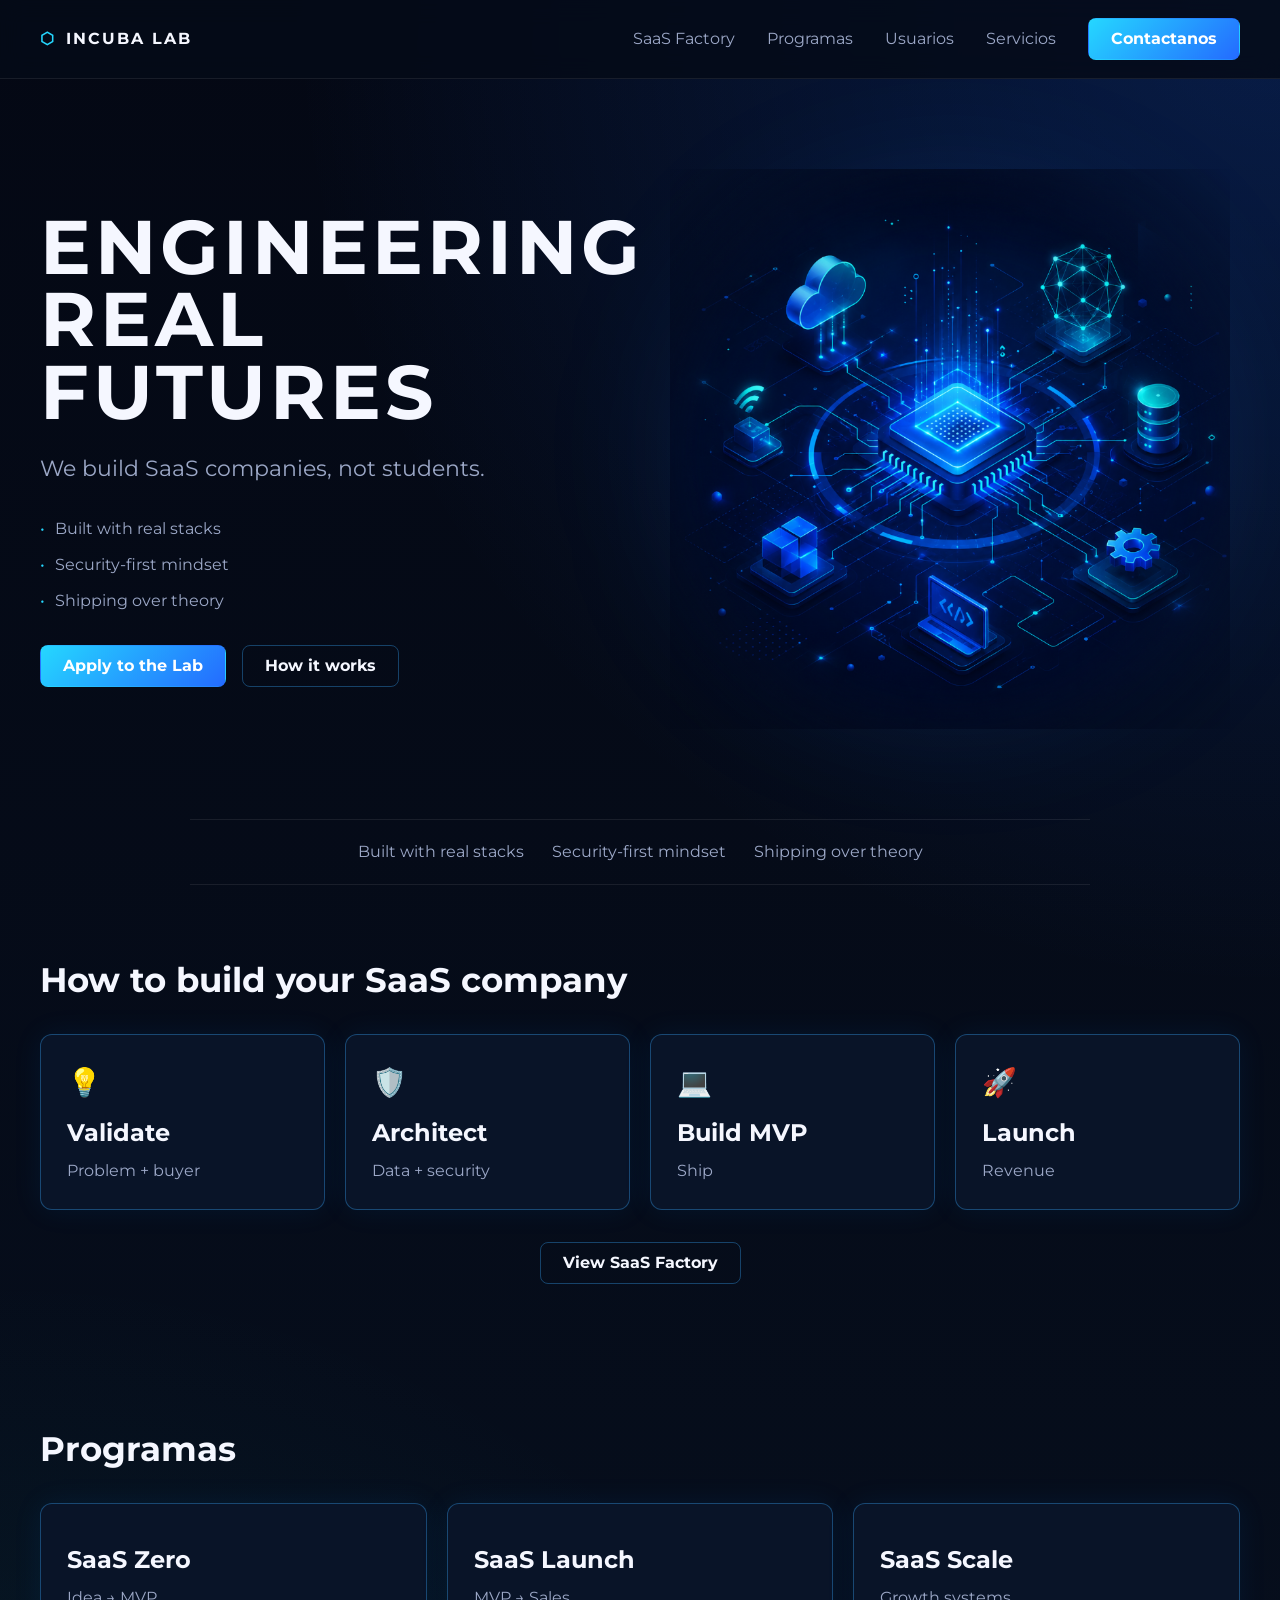
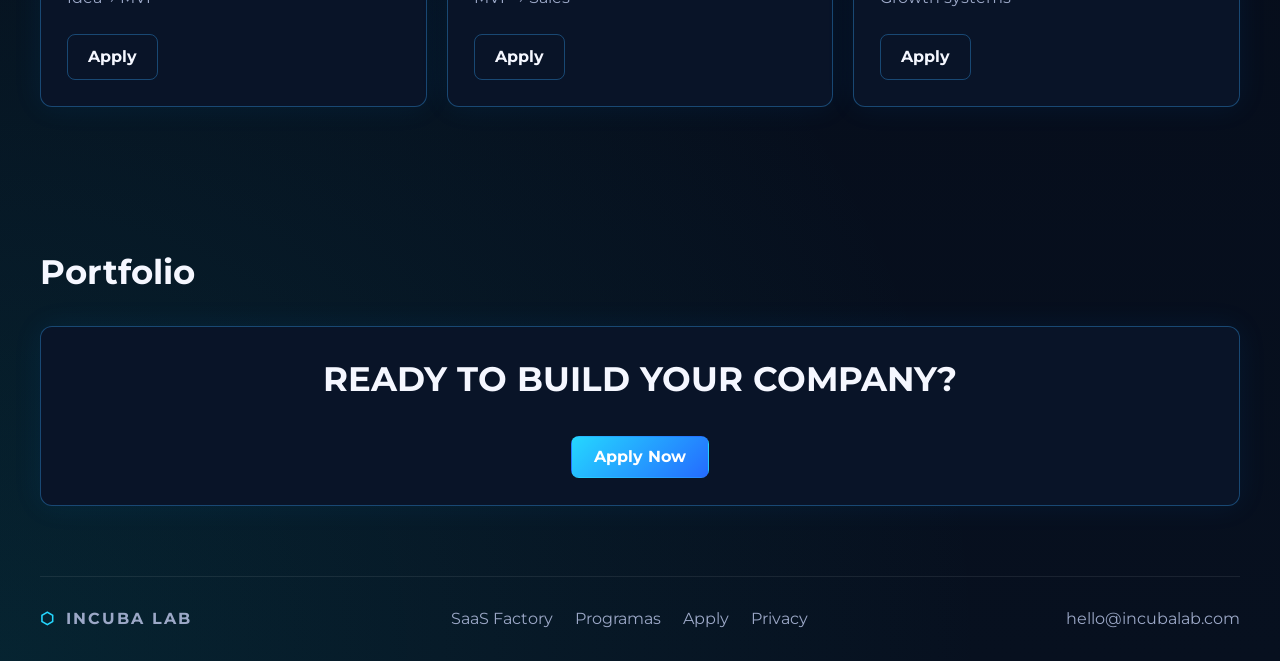
<file: index.html>
<!DOCTYPE html>
<html lang="es">
    <head>
        <meta charset="UTF-8">
        <meta name="viewport"content="width=device-width, initial-scale=1.0">
        <link rel="stylesheet" href="css/fonts.css">
        <link rel="stylesheet" href="css/general.css">
        <link rel="stylesheet" href="css/home.css">
        <link rel="icon" type="image/png" href="assets/favicon.png">
        <script src="js/main.js" defer></script>
        <title>IncubaLab | Innovación tecnológica</title>
    </head>
    <body>
        <header class="header">
            <nav class="navbar">
                <a href="#" class="logo">
                    <span class="logo-icon">⬡</span> INCUBA LAB
                </a>
                    <button class="menu-btn" id="menuBtn">☰</button>
                        <ul class="nav-links" id="navLinks">
                            <li><a href="#factory">SaaS Factory</a></li>
                            <li><a href="#programs">Programas</a></li>
                            <li><a href="sessions.html">Usuarios</a></li>
                            <li><a href="services.html">Servicios</a></li>
                            <li><a href="contact.html" class="nav-cta">Contactanos</a></li>
                        </ul>
            </nav>
        </header>
        <main>
            <section class="hero">
                <div class="hero-content">
                    <h1>Engineering<br>Real Futures</h1>
                    <p>We build SaaS companies, not students.</p>
                    <ul class="hero-list">
                        <li>Built with real stacks</li>
                        <li>Security-first mindset</li>
                        <li>Shipping over theory</li>
                    </ul>
                    <div class="hero-buttons">
                        <a href="#apply" class="btn primary">Apply to the Lab</a>
                        <a href="#factory" class="btn secondary">How it works</a>
                    </div>
                </div>
                <div class="hero-graphic">
                    <img src="assets/Imagen1.png">
                </div>            
            </section>
            <section class="ticker">
                <span>Built with real stacks</span>
                <span>Security-first mindset</span>
                <span>Shipping over theory</span>
            </section>
            <section class="home-section" id="factory">
                <h2>How to build your SaaS company</h2>
                    <div class="steps-grid">
                        <article class="card">
                            <span class="card-icon">💡</span>
                                <h3>Validate</h3>
                                    <p>Problem + buyer</p>
                        </article>
                        <article class="card">
                            <span class="card-icon">🛡️</span>
                                <h3>Architect</h3>
                                    <p>Data + security</p>
                        </article>
                        <article class="card">
                            <span class="card-icon">💻</span>
                                <h3>Build MVP</h3>
                                    <p>Ship</p>
                        </article>
                        <article class="card">
                            <span class="card-icon">🚀</span>
                                <h3>Launch</h3>
                                    <p>Revenue</p>
                        </article>
                    </div>
                    <div class="center">
                        <a href="#factory" class="btn secondary">View SaaS Factory</a>
                    </div>
            </section>
            <section class="home-section" id="programs">
                <h2>Programas</h2>
                    <div class="program-grid">
                        <article class="program-card">
                            <h3>SaaS Zero</h3>
                                <p>Idea → MVP</p>
                                    <a href="#apply" class="small-btn">Apply</a>
                        </article>
                        <article class="program-card">
                            <h3>SaaS Launch</h3>
                                <p>MVP → Sales</p>
                                    <a href="#apply" class="small-btn">Apply</a>
                        </article>
                        <article class="program-card">
                            <h3>SaaS Scale</h3>
                                <p>Growth systems</p>
                                    <a href="#apply" class="small-btn">Apply</a>
                        </article>
                    </div>
            </section>
            <section class="home-section" id="portfolio">
                <h2>Portfolio</h2>
                    <div class="cta-banner">
                        <h2>Ready to build your company?</h2>
                            <a href="#apply" class="btn primary">Apply Now</a>
                    </div>
            </section>
        </main>
        <footer class="footer">
            <a href="#" class="logo">
            <span class="logo-icon">⬡</span>
                INCUBA LAB
            </a>
            <ul class="footer-links">
                <li><a href="#factory">SaaS Factory</a></li>
                <li><a href="#programs">Programas</a></li>
                <li><a href="#apply">Apply</a></li>
                <li><a href="#">Privacy</a></li>
            </ul>
            <p>hello@incubalab.com</p>
        </footer>
    </body>
</html>
</file>
<file: css/fonts.css>
@font-face {
  font-family: "Montserrat";
  src: url("../assets/fonts/Montserrat-VariableFont_wght.ttf") format("truetype");
  font-weight: 100 900;
  font-style: normal;
  font-display: swap;
}
</file>
<file: css/general.css>
/* === VARIABLES GLOBALES === */

:root {
    /* Colors */
    --bg: #050b18;
    --surface: #091428;
    --primary: #1aa7ff;
    --secondary: #25d7ff;
    --text: #f5f7ff;
    --muted: #9ca8c7;
    --border: rgba(55, 170, 255, 0.35);
    --border-soft: rgba(255, 255, 255, 0.08);
    /* Layout */
    --container-width: 1200px;
    --page-padding: 24px;
    --section-spacing: 6rem;
    /* Design */
    --radius-sm: 8px;
    --radius-md: 12px;
    --transition: 0.25s ease;
    /* Typography */
    --font-primary: "Montserrat", Arial, sans-serif;
}

/* === RESET === */

*,
*::before,
*::after {
    box-sizing: border-box;
    margin: 0;
    padding: 0;
}

html {
    scroll-behavior: smooth;
}

body {
    min-height: 100vh;
    width: 100%;
    font-family: var(--font-primary);
    font-weight: 400;
    line-height: 1.5;
    background:
        radial-gradient(
            circle at top right,
            rgba(21, 101, 255, 0.22),
            transparent 38%
        ),
        radial-gradient(
            circle at bottom left,
            rgba(0, 179, 179, 0.12),
            transparent 38%
        ),
        linear-gradient(180deg, #040814, #07101f);
    color: var(--text);
}

img {
    display: block;
    max-width: 100%;
    height: auto;
}

a {
    color: inherit;
    text-decoration: none;
}

ul,
ol {
    list-style: none;
}

button,
input,
textarea,
select {
    font: inherit;
}

button {
    cursor: pointer;
}

strong {
    font-weight: 600;
}

/* === ACCESIBILIDAD === */

a:focus-visible,
button:focus-visible,
input:focus-visible,
textarea:focus-visible,
select:focus-visible {
    outline: 2px solid var(--secondary);
    outline-offset: 4px;
}

/* === UTILIDADES DE LAYOUT === */

.container {
    width: min(
        calc(100% - (var(--page-padding) * 2)),
        var(--container-width)
    );
    margin-inline: auto;
}

.section {
    padding-block: var(--section-spacing);
}

/* === HEADER === */

.header {
    position: sticky;
    top: 0;
    z-index: 100;
    background: rgba(5, 11, 24, 0.85);
    border-bottom: 1px solid var(--border-soft);
    backdrop-filter: blur(12px);
    -webkit-backdrop-filter: blur(12px);
}

/* === NAVBAR === */

.navbar {
    width: min(
        calc(100% - (var(--page-padding) * 2)),
        var(--container-width)
    );
    margin-inline: auto;
    padding-block: 18px;
    display: flex;
    align-items: center;
    justify-content: space-between;
    gap: 32px;
}

.logo {
    display: inline-flex;
    align-items: center;
    gap: 10px;
    font-weight: 700;
    letter-spacing: 2px;
}

.logo-icon {
    color: var(--secondary);
}

.nav-links {
    display: flex;
    align-items: center;
    gap: 32px;
    color: var(--muted);
}

.nav-links a {
    transition: color var(--transition);
}

.nav-links a:hover {
    color: var(--text);
}

/* === BOTONES COMPARTIDOS === */

.btn,
.nav-cta {
    display: inline-flex;
    align-items: center;
    justify-content: center;
    padding: 12px 22px;
    border: 1px solid transparent;
    border-radius: var(--radius-sm);
    font-weight: 700;
    line-height: 1;
    transition:
        transform var(--transition),
        background-color var(--transition),
        border-color var(--transition),
        color var(--transition);
}

.btn:hover,
.nav-cta:hover {
    transform: translateY(-2px);
}

.btn.primary,
.nav-cta {
    background: linear-gradient(
        135deg,
        var(--secondary),
        #246bff
    );
    color: #ffffff;
}

.btn.primary:hover,
.nav-cta:hover {
    filter: brightness(1.08);
}

.btn.secondary {
    background: transparent;
    border-color: var(--border);
    color: var(--text);
}

.btn.secondary:hover {
    background: rgba(26, 167, 255, 0.1);
    border-color: var(--primary);
}

/* === BOTÓN DEL MENÚ MÓVIL === */

.menu-btn {
    display: none;
    padding: 4px;
    background: none;
    border: none;
    color: var(--text);
    font-size: 28px;
}

/* === FOOTER === */

.footer {
    width: min(
        calc(100% - (var(--page-padding) * 2)),
        var(--container-width)
    );
    margin-inline: auto;
    padding-block: 30px;
    display: flex;
    align-items: center;
    justify-content: space-between;
    gap: 24px;
    color: var(--muted);
    border-top: 1px solid var(--border-soft);
}

.footer-links {
    display: flex;
    align-items: center;
    justify-content: center;
    flex-wrap: wrap;
    gap: 22px;
}

.footer-links a {
    transition: color var(--transition);
}

.footer-links a:hover {
    color: var(--text);
}
a
/* === RESPONSIVE === */

@media (max-width: 800px) {
    :root {
        --page-padding: 18px;
        --section-spacing: 4rem;
    }

    .nav-links {
        display: none;
    }

    .menu-btn {
        display: inline-flex;
        align-items: center;
        justify-content: center;
    }

    .footer {
        flex-direction: column;
        text-align: center;
    }
}
</file>
<file: css/home.css>
/* === HERO === */

.hero {
    width: min(
        calc(100% - (var(--page-padding) * 2)),
        var(--container-width)
    );
    margin-inline: auto;
    min-height: 620px;
    padding-block: 90px;
    display: grid;
    grid-template-columns: minmax(0, 1fr) minmax(380px, 1fr);
    align-items: center;
    gap: 40px;
}

.hero-content {
    max-width: 620px;
}

.hero-content h1 {
    font-size: clamp(42px, 7vw, 76px);
    line-height: 0.95;
    letter-spacing: 4px;
    text-transform: uppercase;
}

.hero-content > p {
    margin-top: 24px;
    color: var(--muted);
    font-size: clamp(18px, 2vw, 22px);
}

/* === HERO BUTTONS === */

.hero-buttons {
    margin-top: 32px;
    display: flex;
    align-items: center;
    flex-wrap: wrap;
    gap: 16px;
}

/* === HERO LIST === */

.hero-list {
    margin-top: 32px;
    color: var(--muted);
}

.hero-list li {
    margin-bottom: 12px;
}

.hero-list li::before {
    content: "•";
    margin-right: 10px;
    color: var(--secondary);
}

/* === HERO IMAGE === */

.hero-graphic {
    position: relative;
    isolation: isolate;

    display: flex;
    justify-content: center;
    align-items: center;
}

.hero-graphic::before {
    content: "";
    position: absolute;
    z-index: 0;

    width: 80%;
    height: 80%;

    border-radius: 50%;
    background: rgba(20, 110, 255, 0.24);
    filter: blur(80px);
}

.hero-graphic img {
    position: relative;
    z-index: 1;

    display: block;
    width: 100%;
    max-width: 560px;
    height: auto;

    object-fit: contain;

    -webkit-mask-image: radial-gradient(
        ellipse at center,
        black 45%,
        rgba(0, 0, 0, 0.9) 62%,
        rgba(0, 0, 0, 0.45) 78%,
        transparent 100%
    );

    mask-image: radial-gradient(
        ellipse at center,
        black 45%,
        rgba(0, 0, 0, 0.9) 62%,
        rgba(0, 0, 0, 0.45) 78%,
        transparent 100%
    );

    -webkit-mask-repeat: no-repeat;
    mask-repeat: no-repeat;

    -webkit-mask-position: center;
    mask-position: center;

    -webkit-mask-size: 100% 100%;
    mask-size: 100% 100%;
}

/* === TICKER === */

.ticker {
    width: min(
        calc(100% - (var(--page-padding) * 2)),
        900px
    );
    margin-inline: auto;
    padding-block: 20px;
    display: flex;
    justify-content: center;
    flex-wrap: wrap;
    gap: 28px;
    color: var(--muted);
    border-top: 1px solid var(--border-soft);
    border-bottom: 1px solid var(--border-soft);
}

/* === HOME SECTIONS ==== */

.home-section {
    width: min(
        calc(100% - (var(--page-padding) * 2)),
        var(--container-width)
    );

    margin-inline: auto;
    padding-block: 70px;
}

.home-section h2 {
    margin-bottom: 28px;
    font-size: clamp(28px, 4vw, 34px);
}

/* === GRIDS === */

.steps-grid,
.program-grid {
    display: grid;
    gap: 20px;
}

.steps-grid {
    grid-template-columns: repeat(4, minmax(0, 1fr));
}

.program-grid {
    grid-template-columns: repeat(3, minmax(0, 1fr));
}
/* === CARDS === */

.card,
.program-card,
.cta-banner {
    padding: 26px;

    background: var(--surface);
    border: 1px solid var(--border);
    border-radius: var(--radius-md);

    box-shadow: 0 0 30px rgba(0, 140, 255, 0.08);
}

.card-icon {
    font-size: 28px;
}

.card h3,
.program-card h3 {
    margin-top: 12px;
    font-size: 24px;
}

.card p,
.program-card p {
    margin-top: 8px;
    color: var(--muted);
}


/* === CENTERED CONTENT === */

.center {
    margin-top: 32px;
    text-align: center;
}

/* === SMALL BUTTON === */

.small-btn {
    display: inline-flex;
    align-items: center;
    justify-content: center;
    margin-top: 24px;
    padding: 10px 20px;
    color: var(--text);
    border: 1px solid var(--border);
    border-radius: var(--radius-sm);
    font-weight: 700;
    transition:
        transform var(--transition),
        background-color var(--transition),
        border-color var(--transition);
}

.small-btn:hover {
    transform: translateY(-2px);
    background: rgba(26, 167, 255, 0.1);
    border-color: var(--primary);
}

/* === CTA === */

.cta-banner {
    min-height: 180px;

    display: grid;
    place-items: center;

    text-align: center;
}

.cta-banner h2 {
    text-transform: uppercase;
}


/* === RESPONSIVE === */

@media (max-width: 900px) {
    .hero {
        grid-template-columns: 1fr;
        min-height: auto;
        padding-block: 64px;
        gap: 48px;
    }

    .hero-content {
        max-width: 680px;
    }

    .hero-graphic {
        max-width: 560px;
        margin-inline: auto;
    }

    .steps-grid {
        grid-template-columns: repeat(2, minmax(0, 1fr));
    }

    .program-grid {
        grid-template-columns: repeat(2, minmax(0, 1fr));
    }
}

@media (max-width: 600px) {
    .hero {
        padding-block: 48px;
    }

    .hero-content h1 {
        font-size: clamp(38px, 13vw, 58px);
        letter-spacing: 2px;
    }

    .hero-buttons {
        flex-direction: column;
        align-items: stretch;
    }

    .hero-buttons .btn {
        width: 100%;
    }

    .steps-grid,
    .program-grid {
        grid-template-columns: 1fr;
    }

    .home-section {
        padding-block: 52px;
    }

    .ticker {
        gap: 16px;
        text-align: center;
    }
}
</file>
